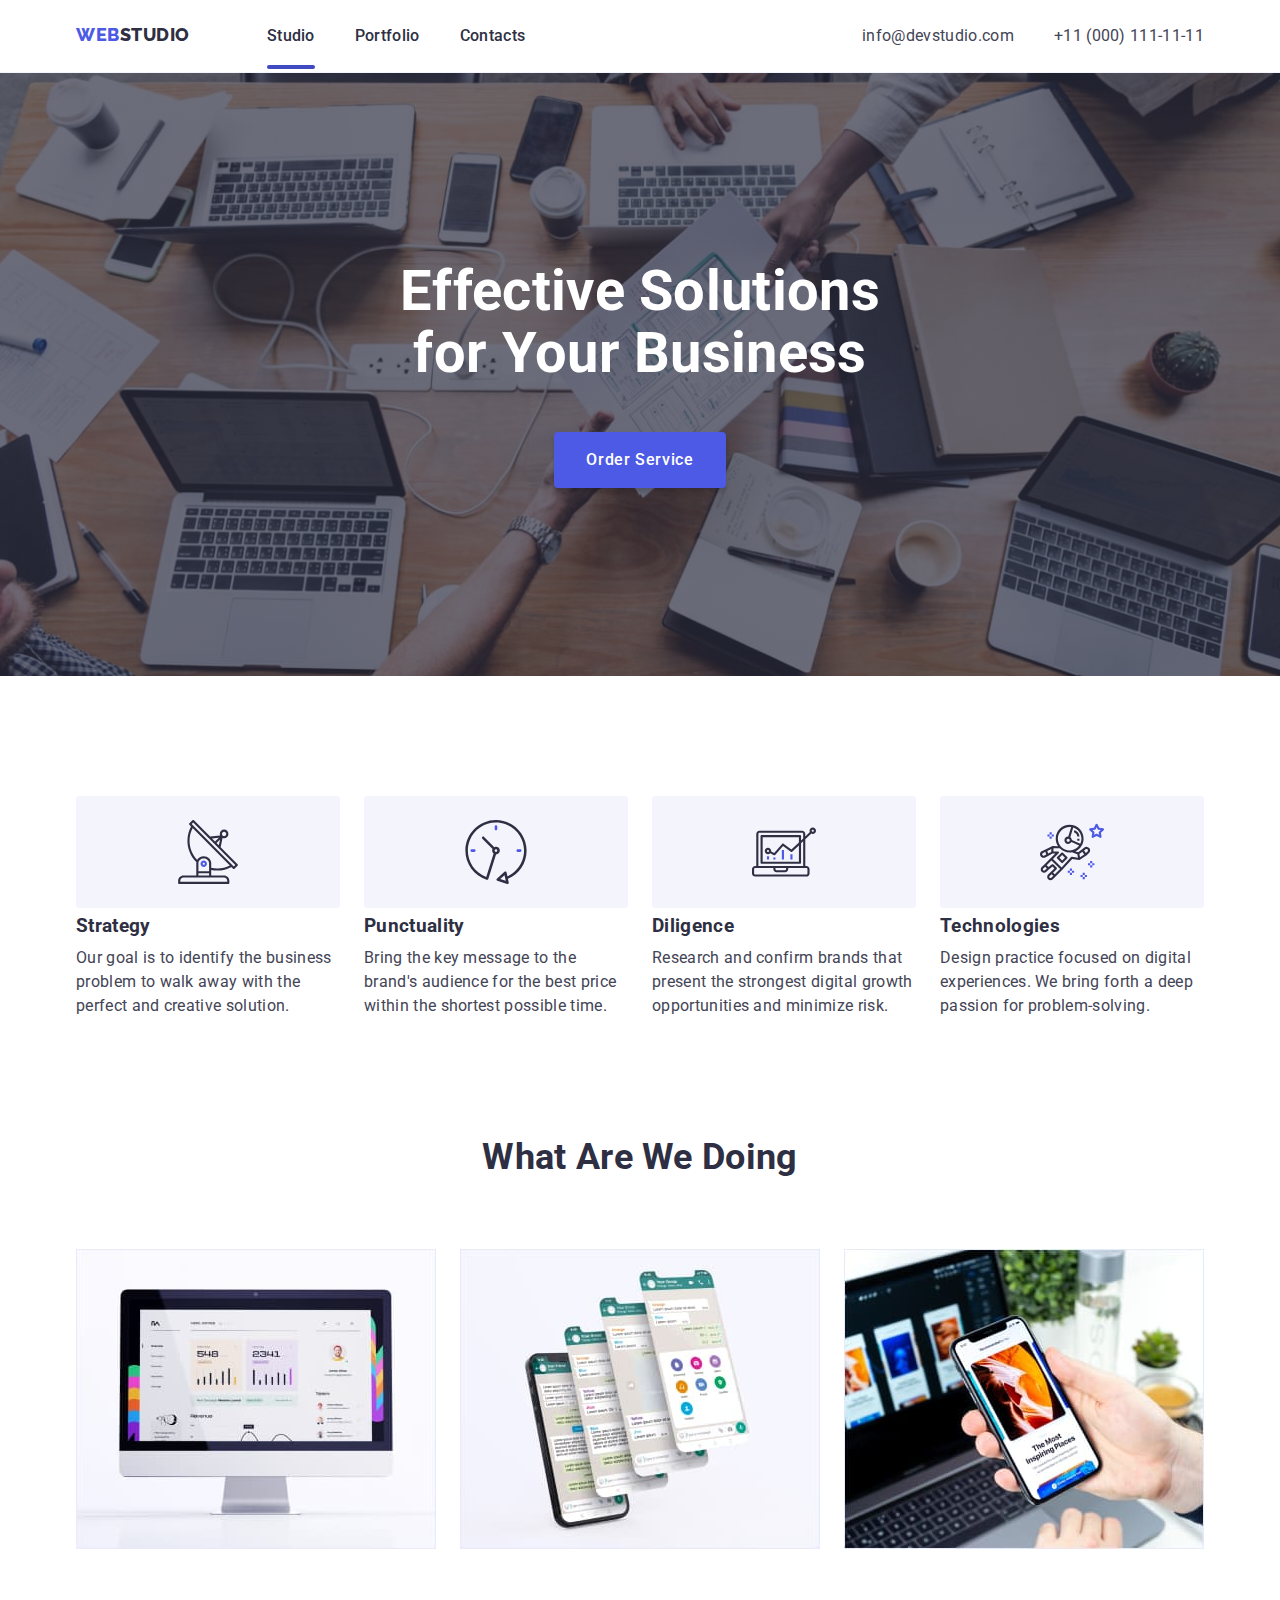
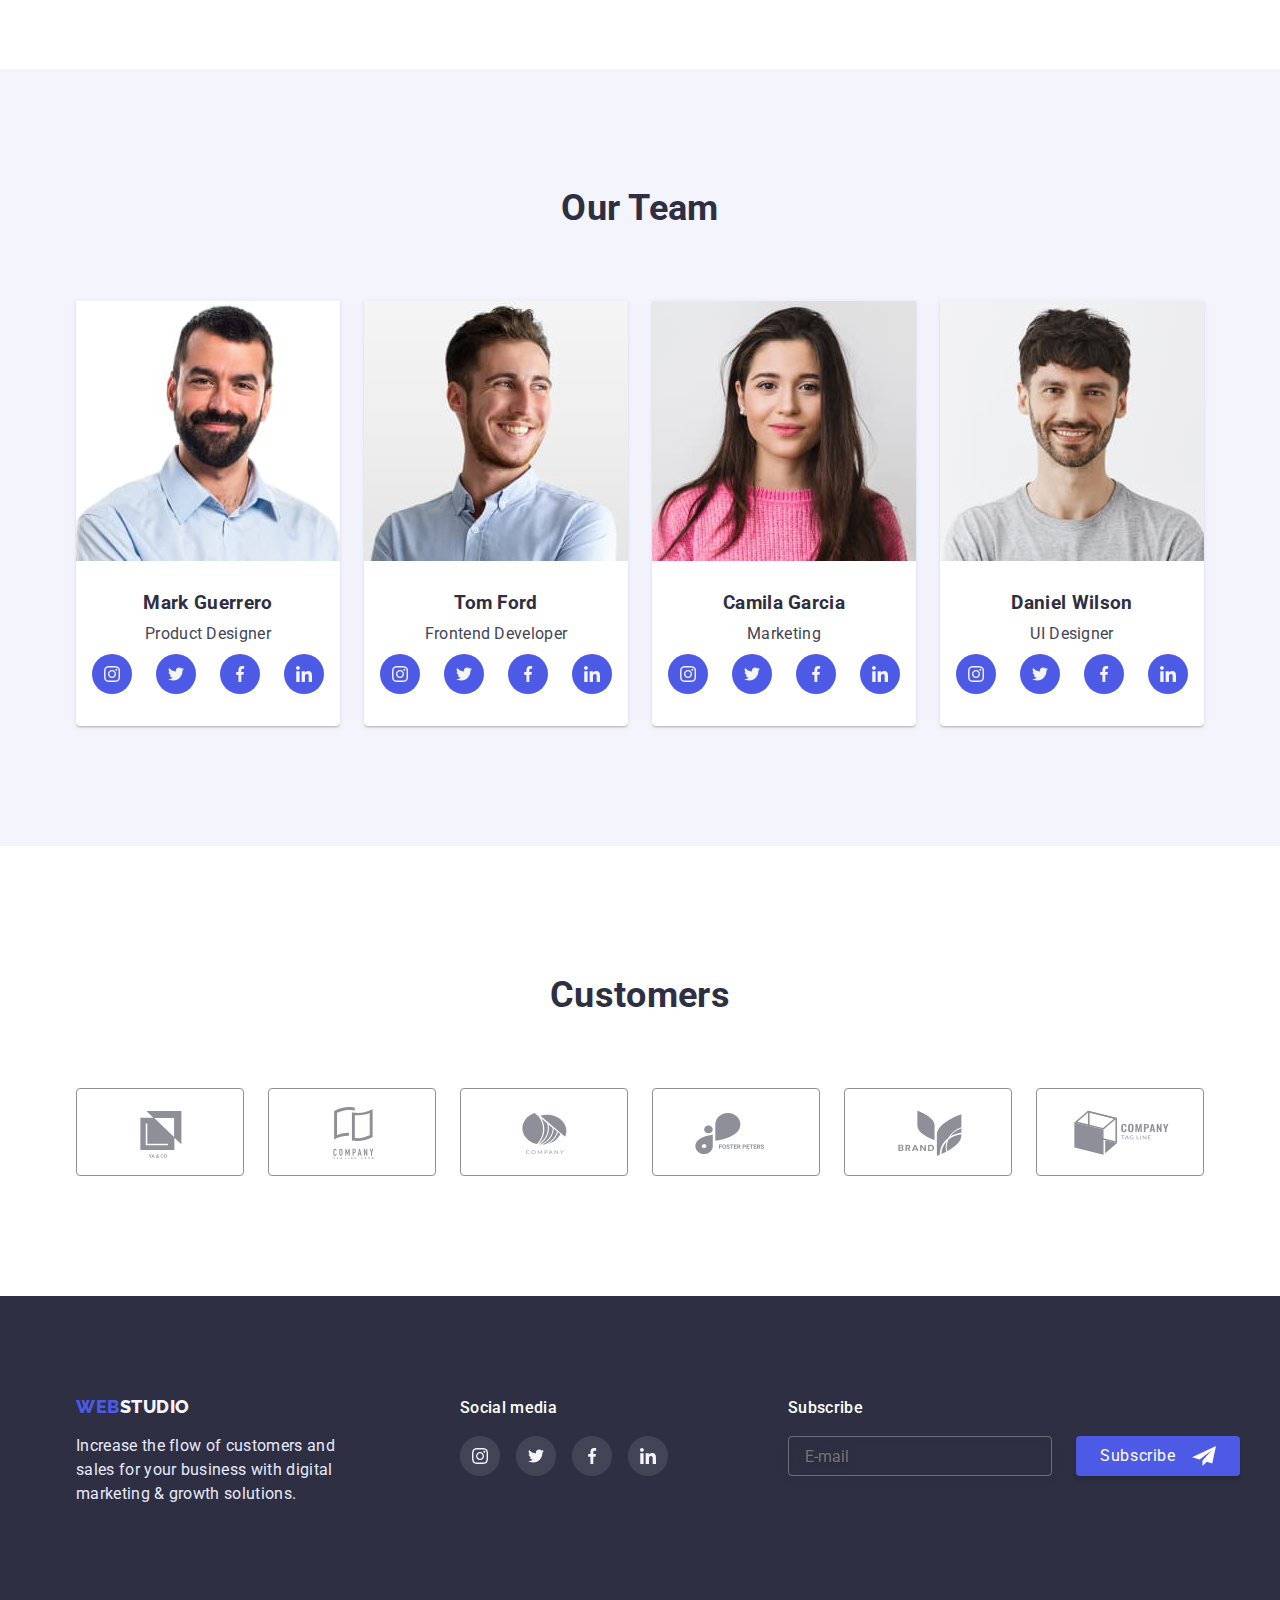
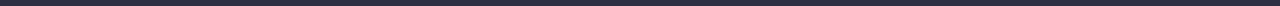
<file: index.html>
<!DOCTYPE html>
<html lang="en">
  <head>
    <meta charset="UTF-8" />
    <meta http-equiv="X-UA-Compatible" content="IE=edge" />
    <meta name="viewport" content="width=device-width, initial-scale=1.0" />
    <link rel="preconnect" href="https://fonts.googleapis.com" />
    <link rel="preconnect" href="https://fonts.gstatic.com" crossorigin />
    <link
      href="https://fonts.googleapis.com/css2?family=Raleway:wght@800&family=Roboto:wght@400;500;700;900&display=swap"
      rel="stylesheet"
    />
    <link
      rel="stylesheet"
      href="https://cdnjs.cloudflare.com/ajax/libs/modern-normalize/1.0.0/modern-normalize.min.css"
    />
    <link rel="stylesheet" href="./css/style.css" />
    <title>Effective Business</title>
  </head>
  <body>
    <!-- Шапка сторінки-->
    <header class="top-line-backgrd">
      <div class="main-page-logo container">
        <nav class="main-logo-nav">
          <a class="main-logo linknone" href="./index.html"
            ><span>Web</span>Studio</a
          >
          <ul class="main-menu-nav listnone">
            <li class="menu-nav-li">
              <a class="menu-nav linknone active-link" href="./index.html"
                >Studio</a
              >
            </li>
            <li class="menu-nav-li">
              <a class="menu-nav linknone" href="./portfolio.html">Portfolio</a>
            </li>
            <li class="menu-nav-li">
              <a class="menu-nav linknone" href="./contacts.html">Contacts</a>
            </li>
          </ul>
        </nav>
        <address class="main-add">
          <ul class="main-address listnone">
            <li class="main-add-li">
              <a class="main-mail linknone" href="mailto:info@devstudio.com"
                >info@devstudio.com</a
              >
            </li>
            <li class="main-add-li">
              <a class="main-tel linknone" href="tel:+110001111111"
                >+11 (000) 111-11-11</a
              >
            </li>
          </ul>
        </address>
      </div>
    </header>
    <!--Унікальний контент сторінки -->
    <main>
      <section class="hero background-logo-hero">
        <div class="container">
          <h1 class="hero-title">Effective Solutions for Your Business</h1>
          <button class="main-order-btn" type="button" data-modal-open>
            Order Service
          </button>
        </div>
      </section>
      <section class="under-hero-section">
        <div class="container">
          <h2 class="visually-hidden">features</h2>
          <ul class="menu-feature listnone">
            <li class="menu-future-text">
              <div class="background-futures">
                <svg class="future-list-icon" width="64" height="64">
                  <use href="./images/symbol-defs.svg#icon-antenna"></use>
                </svg>
              </div>
              <h3>Strategy</h3>
              <p>
                Our goal is to identify the business problem to walk away with
                the perfect and creative solution.
              </p>
            </li>
            <li class="menu-future-text">
              <div class="background-futures">
                <svg class="future-list-icon" width="64" height="64">
                  <use href="./images/symbol-defs.svg#icon-clock"></use>
                </svg>
              </div>
              <h3>Punctuality</h3>
              <p>
                Bring the key message to the brand's audience for the best price
                within the shortest possible time.
              </p>
            </li>
            <li class="menu-future-text">
              <div class="background-futures">
                <svg class="future-list-icon" width="64" height="64">
                  <use href="./images/symbol-defs.svg#icon-diagram"></use>
                </svg>
              </div>
              <h3>Diligence</h3>
              <p>
                Research and confirm brands that present the strongest digital
                growth opportunities and minimize risk.
              </p>
            </li>
            <li class="menu-future-text">
              <div class="background-futures">
                <svg class="future-list-icon" width="64" height="64">
                  <use href="./images/symbol-defs.svg#icon-astronaut"></use>
                </svg>
              </div>
              <h3>Technologies</h3>
              <p>
                Design practice focused on digital experiences. We bring forth a
                deep passion for problem-solving.
              </p>
            </li>
          </ul>
        </div>
      </section>
      <!--Внизу  фото робіт-->
      <section class="section">
        <div class="container">
          <h2 class="main-menu-future">What are we doing</h2>
          <ul class="menu-feature listnone">
            <li>
              <img
                src="./images/mac1.jpg"
                alt="personal computer MAC and in web app statics"
                width="360"
              />
            </li>
            <li>
              <img
                src="./images/apple2.jpg"
                alt="apple phone and in web app optimized"
                width="360"
              />
            </li>
            <li>
              <img
                src="./images/apple3.jpg"
                alt="personal computer MAC show in web statics app and apple phone who show web app"
                width="360"
              />
            </li>
          </ul>
        </div>
      </section>
      <section class="our-team-page">
        <div class="container">
          <h2 class="main-menu-team">Our Team</h2>
          <ul class="menu-feature listnone">
            <li class="team-li">
              <img
                src="./images/Team-Card-Mark-Guerrero.jpg"
                alt="Male Mark Guerrero"
                width="264"
              />
              <div class="our-team-div">
                <h3 class="our-team-name">Mark Guerrero</h3>
                <p class="our-team-about">Product Designer</p>
                <ul class="social-list listnone">
                  <li class="social-list-item">
                    <a href="#" class="social-list-link">
                      <svg class="social-list-icon" width="16" height="16">
                        <use
                          href="./images/symbol-defs.svg#icon-instagram"
                          aria-label="link for instagram"
                        ></use>
                      </svg>
                    </a>
                  </li>
                  <li class="social-list-item">
                    <a href="#" class="social-list-link">
                      <svg class="social-list-icon" width="16" height="16">
                        <use
                          href="./images/symbol-defs.svg#icon-twitter"
                          aria-label="link for instagram"
                        ></use>
                      </svg>
                    </a>
                  </li>
                  <li class="social-list-item">
                    <a href="#" class="social-list-link">
                      <svg class="social-list-icon" width="16" height="16">
                        <use
                          href="./images/symbol-defs.svg#icon-facebook"
                          aria-label="link for instagram"
                        ></use>
                      </svg>
                    </a>
                  </li>
                  <li class="social-list-item">
                    <a href="#" class="social-list-link">
                      <svg class="social-list-icon" width="16" height="16">
                        <use
                          href="./images/symbol-defs.svg#icon-linkedin"
                          aria-label="link for instagram"
                        ></use>
                      </svg>
                    </a>
                  </li>
                </ul>
              </div>
            </li>
            <li class="team-li">
              <img
                src="./images/Team-Card-Tom-Ford.jpg"
                alt="Male Tom Ford"
                width="264"
              />
              <div class="our-team-div">
                <h3 class="our-team-name">Tom Ford</h3>
                <p class="our-team-about">Frontend Developer</p>
                <ul class="social-list listnone">
                  <li class="social-list-item">
                    <a href="#" class="social-list-link">
                      <svg class="social-list-icon" width="16" height="16">
                        <use
                          href="./images/symbol-defs.svg#icon-instagram"
                          aria-label="link for instagram"
                        ></use>
                      </svg>
                    </a>
                  </li>
                  <li class="social-list-item">
                    <a href="#" class="social-list-link">
                      <svg class="social-list-icon" width="16" height="16">
                        <use
                          href="./images/symbol-defs.svg#icon-twitter"
                          aria-label="link for instagram"
                        ></use>
                      </svg>
                    </a>
                  </li>
                  <li class="social-list-item">
                    <a href="#" class="social-list-link">
                      <svg class="social-list-icon" width="16" height="16">
                        <use
                          href="./images/symbol-defs.svg#icon-facebook"
                          aria-label="link for instagram"
                        ></use>
                      </svg>
                    </a>
                  </li>
                  <li class="social-list-item">
                    <a href="#" class="social-list-link">
                      <svg class="social-list-icon" width="16" height="16">
                        <use
                          href="./images/symbol-defs.svg#icon-linkedin"
                          aria-label="link for instagram"
                        ></use>
                      </svg>
                    </a>
                  </li>
                </ul>
              </div>
            </li>
            <li class="team-li">
              <img
                src="./images/Team-Card-Camila-Garcia.jpg"
                alt="Female Camila Garcia"
                width="264"
              />
              <div class="our-team-div">
                <h3 class="our-team-name">Camila Garcia</h3>
                <p class="our-team-about">Marketing</p>
                <ul class="social-list listnone">
                  <li class="social-list-item">
                    <a href="#" class="social-list-link">
                      <svg class="social-list-icon" width="16" height="16">
                        <use
                          href="./images/symbol-defs.svg#icon-instagram"
                          aria-label="link for instagram"
                        ></use>
                      </svg>
                    </a>
                  </li>
                  <li class="social-list-item">
                    <a href="#" class="social-list-link">
                      <svg class="social-list-icon" width="16" height="16">
                        <use
                          href="./images/symbol-defs.svg#icon-twitter"
                          aria-label="link for instagram"
                        ></use>
                      </svg>
                    </a>
                  </li>
                  <li class="social-list-item">
                    <a href="#" class="social-list-link">
                      <svg class="social-list-icon" width="16" height="16">
                        <use
                          href="./images/symbol-defs.svg#icon-facebook"
                          aria-label="link for instagram"
                        ></use>
                      </svg>
                    </a>
                  </li>
                  <li class="social-list-item">
                    <a href="#" class="social-list-link">
                      <svg class="social-list-icon" width="16" height="16">
                        <use
                          href="./images/symbol-defs.svg#icon-linkedin"
                          aria-label="link for instagram"
                        ></use>
                      </svg>
                    </a>
                  </li>
                </ul>
              </div>
            </li>
            <li class="team-li">
              <img
                src="./images/Team-Card-Daniel-Wilson.jpg"
                alt="Male Daniel Wilson"
                width="264"
              />
              <div class="our-team-div">
                <h3 class="our-team-name">Daniel Wilson</h3>
                <p class="our-team-about">UI Designer</p>
                <ul class="social-list listnone">
                  <li class="social-list-item">
                    <a href="#" class="social-list-link">
                      <svg class="social-list-icon" width="16" height="16">
                        <use
                          href="./images/symbol-defs.svg#icon-instagram"
                          aria-label="link for instagram"
                        ></use>
                      </svg>
                    </a>
                  </li>
                  <li class="social-list-item">
                    <a href="#" class="social-list-link">
                      <svg class="social-list-icon" width="16" height="16">
                        <use
                          href="./images/symbol-defs.svg#icon-twitter"
                          aria-label="link for twitter"
                        ></use>
                      </svg>
                    </a>
                  </li>
                  <li class="social-list-item">
                    <a href="#" class="social-list-link">
                      <svg class="social-list-icon" width="16" height="16">
                        <use
                          href="./images/symbol-defs.svg#icon-facebook"
                          aria-label="link for facebook"
                        ></use>
                      </svg>
                    </a>
                  </li>
                  <li class="social-list-item">
                    <a href="#" class="social-list-link">
                      <svg class="social-list-icon" width="16" height="16">
                        <use
                          href="./images/symbol-defs.svg#icon-linkedin"
                          aria-label="link for linkedin"
                        ></use>
                      </svg>
                    </a>
                  </li>
                </ul>
              </div>
            </li>
          </ul>
        </div>
      </section>
      <section class="above-footer section">
        <div class="container">
          <h2 class="title-customers">Customers</h2>
          <ul class="customers-list listnone">
            <li>
              <a href="#" class="customers-list-link">
                <svg class="customers-list-icon" width="104" height="56">
                  <use
                    href="./images/symbol-defs.svg#icon-yaco"
                    aria-label="link for yaco corp."
                  ></use>
                </svg>
              </a>
            </li>
            <li>
              <a href="#" class="customers-list-link">
                <svg class="customers-list-icon" width="104" height="56">
                  <use
                    href="./images/symbol-defs.svg#icon-taglineco"
                    aria-label="link for taglineco corp."
                  ></use>
                </svg>
              </a>
            </li>
            <li>
              <a href="#" class="customers-list-link">
                <svg class="customers-list-icon" width="104" height="56">
                  <use
                    href="./images/symbol-defs.svg#icon-co"
                    aria-label="link for co corp."
                  ></use>
                </svg>
              </a>
            </li>
            <li>
              <a href="#" class="customers-list-link">
                <svg class="customers-list-icon" width="104" height="56">
                  <use
                    href="./images/symbol-defs.svg#icon-foster-peters"
                    aria-label="link for foster-peters corp."
                  ></use>
                </svg>
              </a>
            </li>
            <li>
              <a href="#" class="customers-list-link">
                <svg class="customers-list-icon" width="104" height="56">
                  <use
                    href="./images/symbol-defs.svg#icon-brand"
                    aria-label="link for brand corp."
                  ></use>
                </svg>
              </a>
            </li>
            <li>
              <a href="#" class="customers-list-link">
                <svg class="customers-list-icon" width="104" height="56">
                  <use
                    href="./images/symbol-defs.svg#icon-cotagline"
                    aria-label="link for cotagline corp."
                  ></use>
                </svg>
              </a>
            </li>
          </ul>
        </div>
      </section>
    </main>
    <!--Підвал сторінки-->
    <footer class="background-logo-footer">
      <div class="container">
        <ul class="footer-menu listnone">
          <li>
            <a class="main-footer-logo linknone" href="./index.html">
              <span>Web</span>Studio</a
            >
            <p class="text-footer-logo">
              Increase the flow of customers and sales for your business with
              digital marketing & growth solutions.
            </p>
          </li>
          <li>
            <p class="text-footer-social">Social media</p>
            <ul class="social-footer-list listnone">
              <li class="social-footer-list-item">
                <a href="#" class="social-footer-list-link">
                  <svg class="social-footer-list-icon" width="16" height="16">
                    <use
                      href="./images/symbol-defs.svg#icon-instagram"
                      aria-label="link for twitter"
                    ></use>
                  </svg>
                </a>
              </li>
              <li class="social-footer-list-item">
                <a href="#" class="social-footer-list-link">
                  <svg class="social-footer-list-icon" width="16" height="16">
                    <use
                      href="./images/symbol-defs.svg#icon-twitter"
                      aria-label="link for twitter"
                    ></use>
                  </svg>
                </a>
              </li>
              <li class="social-footer-list-item">
                <a href="#" class="social-footer-list-link">
                  <svg class="social-footer-list-icon" width="16" height="16">
                    <use
                      href="./images/symbol-defs.svg#icon-facebook"
                      aria-label="link for facebook"
                    ></use>
                  </svg>
                </a>
              </li>
              <li class="social-footer-list-item">
                <a href="#" class="social-footer-list-link">
                  <svg class="social-footer-list-icon" width="16" height="16">
                    <use
                      href="./images/symbol-defs.svg#icon-linkedin"
                      aria-label="link for linkedin"
                    ></use>
                  </svg>
                </a>
              </li>
            </ul>
          </li>
          <li>
            <form>
              <p class="text-footer-social">Subscribe</p>
              <ul class="footer-subscribe listnone">
                <li>
                  <label>
                    <input
                      type="email"
                      class="contact-form-input-footer"
                      placeholder="E-mail"
                      name="user_email_subscribe"
                      required
                      minlength="2"
                    />
                  </label>
                </li>
                <li>
                  <button class="footer-subscribe-btn" type="submit">
                    Subscribe
                    <svg class="footer-subscribe-plane" width="24" height="24">
                      <use href="./images/symbol-defs.svg#icon-plane"></use>
                    </svg>
                  </button>
                </li>
              </ul>
            </form>
          </li>
        </ul>
      </div>
    </footer>
    <div class="backdrop is-hidden" data-modal>
      <div class="modal">
        <button class="btn-closed" type="button" data-modal-close>
          <svg class="modal-close-btn-icon" width="18" height="18">
            <use href="./images/symbol-defs.svg#icon-close-black-btn"></use>
          </svg>
        </button>
        <form class="contact-form">
          <p class="modal-head-text">
            Leave your contacts and we will call you back
          </p>

          <label
            ><span class="modal-input">Name</span>
            <span class="modal-form-wrapper">
              <input
                type="text"
                class="contact-form-input"
                placeholder=""
                name="user_name"
                required
                minlength="2"
                pattern="^[a-zA-Zа-яА-ЯіІїЇ]+$"
                title="Vanya/Ваня"
              />
              <svg class="modal-form-icon" width="18" height="24">
                <use href="./images/symbol-defs.svg#icon-person"></use>
              </svg>
            </span>
          </label>

          <label
            ><span class="modal-input">Phone</span>
            <span class="modal-form-wrapper">
              <input
                type="tel"
                class="contact-form-input"
                placeholder=""
                name="user_phone"
                required
                minlength="2"
                pattern="[0-9]{3}-[0-9]{3}-[0-9]{2}-[0-9]{2}"
                title="xxx-xxx-xx-xx"
              />
              <svg class="modal-form-icon" width="18" height="24">
                <use href="./images/symbol-defs.svg#icon-phone"></use>
              </svg>
            </span>
          </label>

          <label
            ><span class="modal-input">Email</span>
            <span class="modal-form-wrapper">
              <input
                type="email"
                class="contact-form-input"
                placeholder=""
                name="user_email"
                required
                minlength="2"
              />
              <svg class="modal-form-icon" width="18" height="24">
                <use href="./images/symbol-defs.svg#icon-email"></use>
              </svg>
            </span>
          </label>

          <label
            ><span class="modal-input">Comment</span>
            <textarea
              placeholder="Text input"
              name="user_message"
              class="contact-form-message"
            ></textarea>
          </label>
          <input
            id="user-policy"
            type="checkbox"
            name="user_policy"
            required
            class="modal-form-check visually-hidden"
          />
          <label for="user-policy" class="modal-form-check-desc"
            >I accept the terms and conditions of the&nbsp;<a href="#"
              >Privacy Policy</a
            ></label
          >
          <div class="contact-form-btn">
            <button class="modal-order-btn" type="submit">Send</button>
          </div>
        </form>
      </div>
    </div>
    <script src="./js/modal.js"></script>
  </body>
</html>
</file>
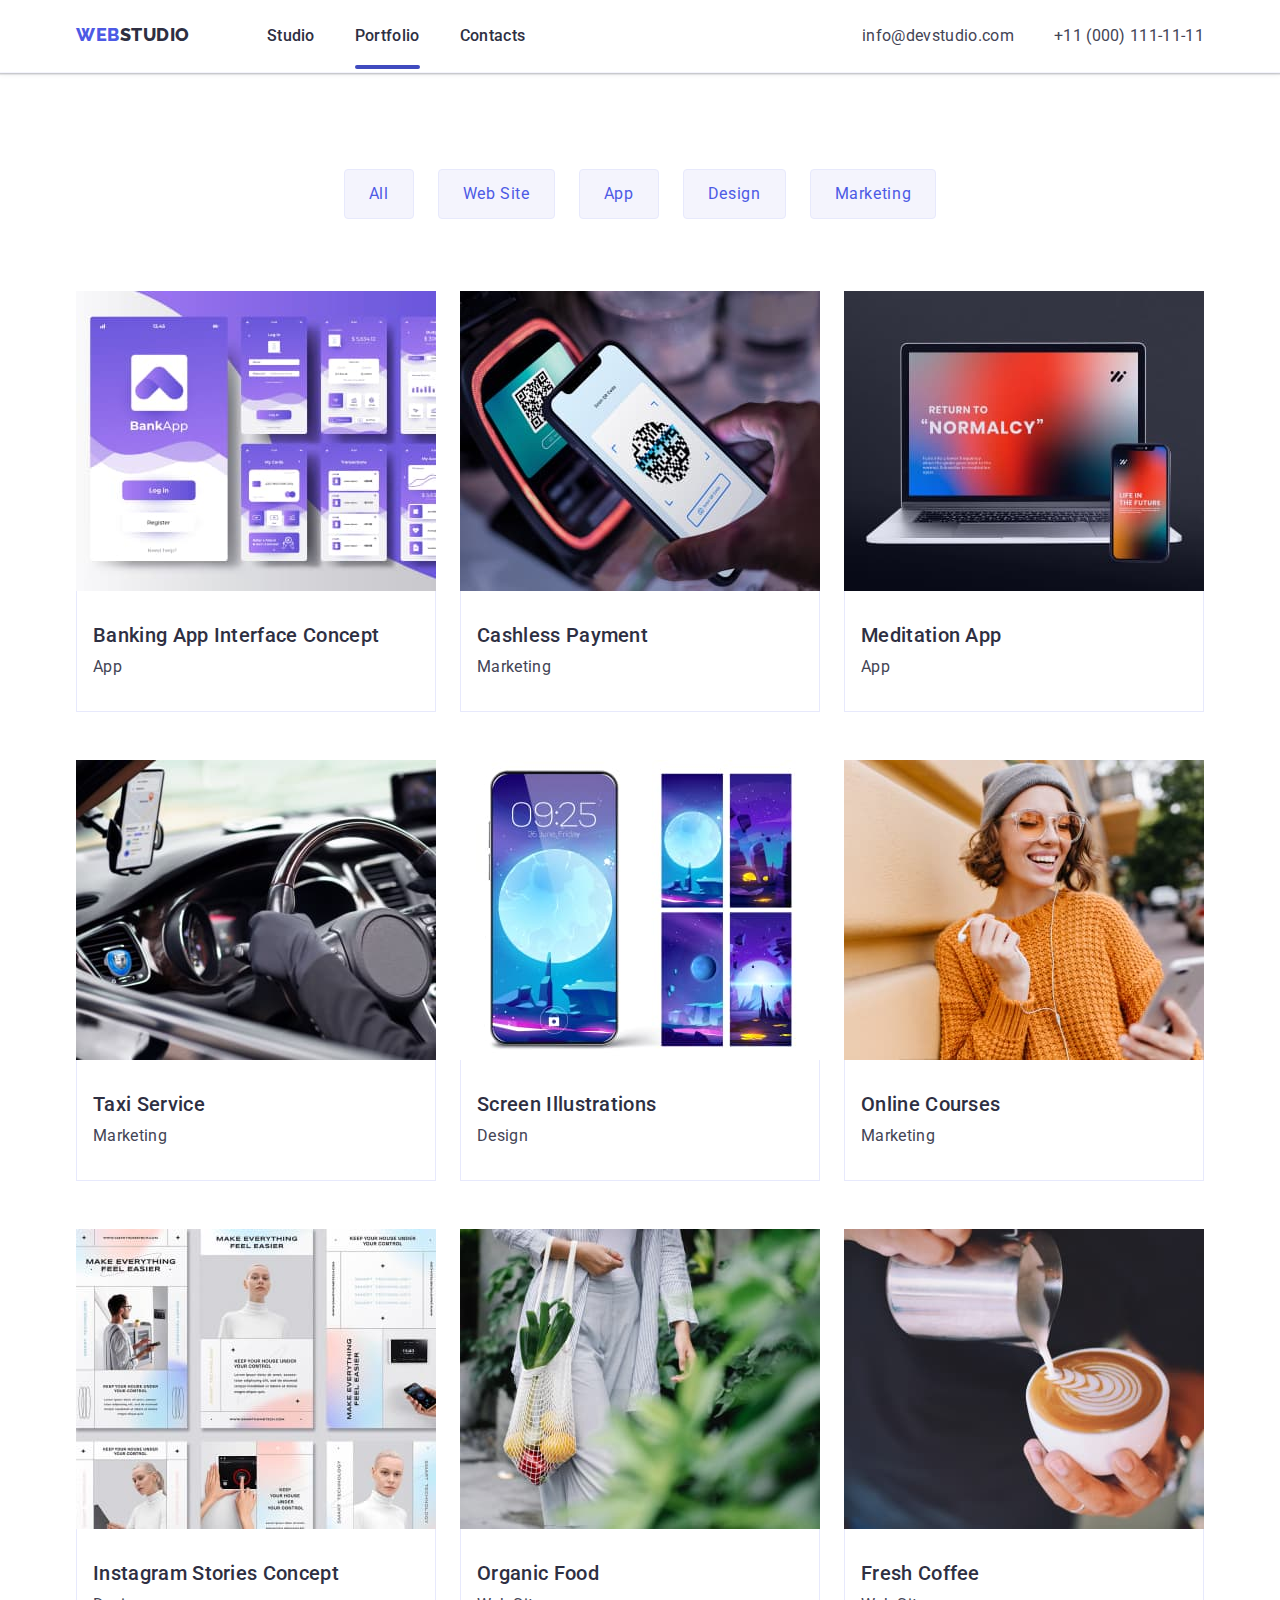
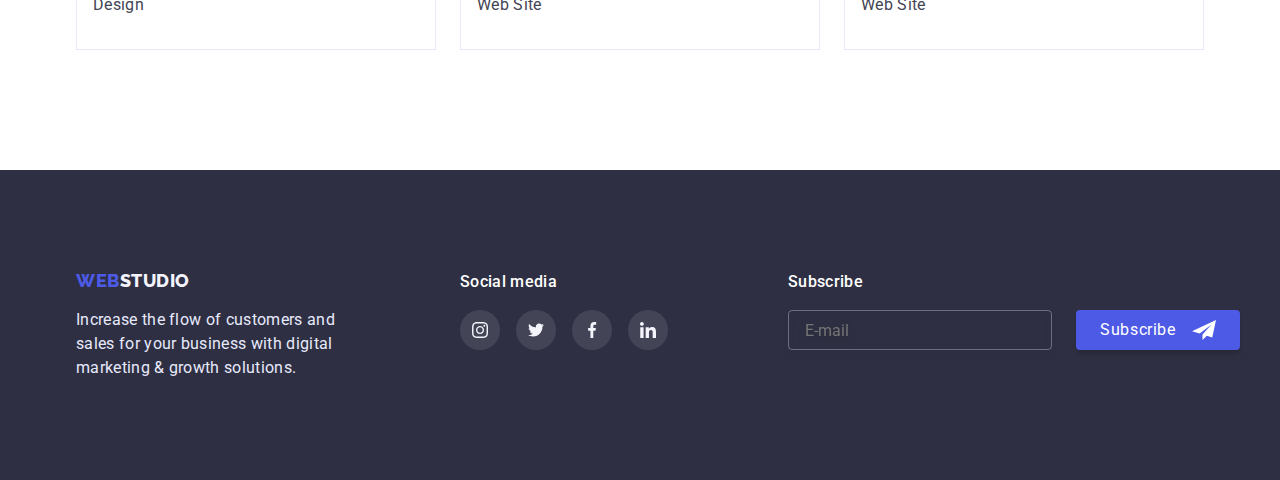
<file: portfolio.html>
<!DOCTYPE html>
<html lang="en">
  <head>
    <meta charset="UTF-8" />
    <meta http-equiv="X-UA-Compatible" content="IE=edge" />
    <meta name="viewport" content="width=device-width, initial-scale=1.0" />
    <link rel="preconnect" href="https://fonts.googleapis.com" />
    <link rel="preconnect" href="https://fonts.gstatic.com" crossorigin />
    <link
      href="https://fonts.googleapis.com/css2?family=Raleway:wght@800&family=Roboto:wght@400;500;700;900&display=swap"
      rel="stylesheet"
    />
    <link
      rel="stylesheet"
      href="https://cdnjs.cloudflare.com/ajax/libs/modern-normalize/1.0.0/modern-normalize.min.css"
    />
    <link rel="stylesheet" href="./css/style.css" />
    <title>Portfolio</title>
  </head>
  <body>
    <header class="top-line-backgrd">
      <div class="main-page-logo container">
        <nav class="main-logo-nav">
          <a class="main-logo linknone" href="./index.html"
            ><span>Web</span>Studio</a
          >
          <ul class="main-menu-nav listnone">
            <li class="menu-nav-li">
              <a class="menu-nav linknone" href="./index.html">Studio</a>
            </li>
            <li class="menu-nav-li">
              <a class="menu-nav linknone active-link" href="./portfolio.html"
                >Portfolio</a
              >
            </li>
            <li class="menu-nav-li">
              <a class="menu-nav linknone" href="./contacts.html">Contacts</a>
            </li>
          </ul>
        </nav>
        <address class="main-add">
          <ul class="main-address listnone">
            <li class="main-add-li">
              <a class="main-mail linknone" href="mailto:info@devstudio.com"
                >info@devstudio.com</a
              >
            </li>
            <li class="main-add-li">
              <a class="main-tel linknone" href="tel:+110001111111"
                >+11 (000) 111-11-11</a
              >
            </li>
          </ul>
        </address>
      </div>
    </header>
    <main>
      <!--1-ША СЕКЦІЯ тип тагів в майбутньому вони будуть закріплені до фото (типу фільтра)-->
      <section class="filtr-portfolio section">
        <div class="container">
          <h1 hidden>portfolio</h1>
          <ul class="menu-btn-portfolio listnone">
            <li class="portfolio-li">
              <button class="btn-portfolio" type="button">All</button>
            </li>
            <li class="portfolio-li">
              <button class="btn-portfolio" type="button">Web Site</button>
            </li>
            <li class="portfolio-li">
              <button class="btn-portfolio" type="button">App</button>
            </li>
            <li class="portfolio-li">
              <button class="btn-portfolio" type="button">Design</button>
            </li>
            <li class="portfolio-li">
              <button class="btn-portfolio" type="button">Marketing</button>
            </li>
          </ul>
          <ul class="menu-feature-portfolio listnone">
            <li class="li-item">
              <a href="" class="menu-filter-link linknone">
                <div class="menu-filter-box">
                  <img
                    src="./images/Banking-App-Interface-Concept.jpg"
                    alt="Banking App Interface Concept"
                    width="360"
                  />
                  <div class="overlay">
                    <p>
                      14 Stylish and User-Friendly App Design Concepts · Task
                      Manager App · Calorie Tracker App · Exotic Fruit Ecommerce
                      App · Cloud Storage App
                    </p>
                  </div>
                </div>
                <div class="menu-filter-div">
                  <h2 class="menu-filter">Banking App Interface Concept</h2>
                  <p class="menu-text">App</p>
                </div>
              </a>
            </li>
            <li class="li-item">
              <a href="" class="menu-filter-link linknone">
                <div class="menu-filter-box">
                  <img
                    src="./images/Cashless-Payment.jpg"
                    alt="Cashless Payment"
                    width="360"
                  />
                  <div class="overlay">
                    <p>
                      14 Stylish and User-Friendly App Design Concepts · Task
                      Manager App · Calorie Tracker App · Exotic Fruit Ecommerce
                      App · Cloud Storage App
                    </p>
                  </div>
                </div>
                <div class="menu-filter-div">
                  <h2 class="menu-filter">Cashless Payment</h2>
                  <p class="menu-text">Marketing</p>
                </div>
              </a>
            </li>
            <li class="li-item">
              <a href="" class="menu-filter-link linknone">
                <div class="menu-filter-box">
                  <img
                    src="./images/Meditaion-App.jpg"
                    alt="Meditation App"
                    width="360"
                  />
                  <div class="overlay">
                    <p>
                      14 Stylish and User-Friendly App Design Concepts · Task
                      Manager App · Calorie Tracker App · Exotic Fruit Ecommerce
                      App · Cloud Storage App
                    </p>
                  </div>
                </div>
                <div class="menu-filter-div">
                  <h2 class="menu-filter">Meditation App</h2>
                  <p class="menu-text">App</p>
                </div>
              </a>
            </li>
            <li class="li-item">
              <a href="" class="menu-filter-link linknone">
                <div class="menu-filter-box">
                  <img
                    src="./images/Taxi-Service.jpg"
                    alt="Driver who look page in maps our search customers"
                    width="360"
                  />
                  <div class="overlay">
                    <p>
                      14 Stylish and User-Friendly App Design Concepts · Task
                      Manager App · Calorie Tracker App · Exotic Fruit Ecommerce
                      App · Cloud Storage App
                    </p>
                  </div>
                </div>
                <div class="menu-filter-div">
                  <h2 class="menu-filter">Taxi Service</h2>
                  <p class="menu-text">Marketing</p>
                </div>
              </a>
            </li>
            <li class="li-item">
              <a href="" class="menu-filter-link linknone">
                <div class="menu-filter-box">
                  <img
                    src="./images/Screen-Illustrations.jpg"
                    alt="Screen Illustrations"
                    width="360"
                  />
                  <div class="overlay">
                    <p>
                      14 Stylish and User-Friendly App Design Concepts · Task
                      Manager App · Calorie Tracker App · Exotic Fruit Ecommerce
                      App · Cloud Storage App
                    </p>
                  </div>
                </div>
                <div class="menu-filter-div">
                  <h2 class="menu-filter">Screen Illustrations</h2>
                  <p class="menu-text">Design</p>
                </div>
              </a>
            </li>
            <li class="li-item">
              <a href="" class="menu-filter-link linknone">
                <div class="menu-filter-box">
                  <img
                    src="./images/Online-Courses.jpg"
                    alt="Female holds phone and listens in headphones"
                    width="360"
                  />
                  <div class="overlay">
                    <p>
                      14 Stylish and User-Friendly App Design Concepts · Task
                      Manager App · Calorie Tracker App · Exotic Fruit Ecommerce
                      App · Cloud Storage App
                    </p>
                  </div>
                </div>
                <div class="menu-filter-div">
                  <h2 class="menu-filter">Online Courses</h2>
                  <p class="menu-text">Marketing</p>
                </div>
              </a>
            </li>
            <li class="li-item">
              <a href="" class="menu-filter-link linknone">
                <div class="menu-filter-box">
                  <img
                    src="./images/Instagram-Stories-Concept.jpg"
                    alt="Instagram Stories Concept"
                    width="360"
                  />
                  <div class="overlay">
                    <p>
                      14 Stylish and User-Friendly App Design Concepts · Task
                      Manager App · Calorie Tracker App · Exotic Fruit Ecommerce
                      App · Cloud Storage App
                    </p>
                  </div>
                </div>
                <div class="menu-filter-div">
                  <h2 class="menu-filter">Instagram Stories Concept</h2>
                  <p class="menu-text">Design</p>
                </div>
              </a>
            </li>
            <li class="li-item">
              <a href="" class="menu-filter-link linknone">
                <div class="menu-filter-box">
                  <img
                    src="./images/Organic-Food.jpg"
                    alt="(baground photo)Female hold mesh bag vegetables inside"
                    width="360"
                  />
                  <div class="overlay">
                    <p>
                      14 Stylish and User-Friendly App Design Concepts · Task
                      Manager App · Calorie Tracker App · Exotic Fruit Ecommerce
                      App · Cloud Storage App
                    </p>
                  </div>
                </div>
                <div class="menu-filter-div">
                  <h2 class="menu-filter">Organic Food</h2>
                  <p class="menu-text">Web Site</p>
                </div>
              </a>
            </li>
            <li class="li-item">
              <a href="" class="menu-filter-link linknone">
                <div class="menu-filter-box">
                  <img
                    src="./images/Fresh-Coffee.jpg"
                    alt="(baground photo)Barista making coffee"
                    width="360"
                  />
                  <div class="overlay">
                    <p>
                      14 Stylish and User-Friendly App Design Concepts · Task
                      Manager App · Calorie Tracker App · Exotic Fruit Ecommerce
                      App · Cloud Storage App
                    </p>
                  </div>
                </div>
                <div class="menu-filter-div">
                  <h2 class="menu-filter">Fresh Coffee</h2>
                  <p class="menu-text">Web Site</p>
                </div>
              </a>
            </li>
          </ul>
        </div>
      </section>
    </main>
    <!--Підвал сторінки-->
    <footer class="background-logo-footer">
      <div class="container">
        <ul class="footer-menu listnone">
          <li>
            <a class="main-footer-logo linknone" href="./index.html">
              <span>Web</span>Studio</a
            >
            <p class="text-footer-logo">
              Increase the flow of customers and sales for your business with
              digital marketing & growth solutions.
            </p>
          </li>
          <li>
            <p class="text-footer-social">Social media</p>
            <ul class="social-footer-list listnone">
              <li class="social-footer-list-item">
                <a href="#" class="social-footer-list-link">
                  <svg class="social-footer-list-icon" width="16" height="16">
                    <use
                      href="./images/symbol-defs.svg#icon-instagram"
                      aria-label="link for twitter"
                    ></use>
                  </svg>
                </a>
              </li>
              <li class="social-footer-list-item">
                <a href="#" class="social-footer-list-link">
                  <svg class="social-footer-list-icon" width="16" height="16">
                    <use
                      href="./images/symbol-defs.svg#icon-twitter"
                      aria-label="link for twitter"
                    ></use>
                  </svg>
                </a>
              </li>
              <li class="social-footer-list-item">
                <a href="#" class="social-footer-list-link">
                  <svg class="social-footer-list-icon" width="16" height="16">
                    <use
                      href="./images/symbol-defs.svg#icon-facebook"
                      aria-label="link for facebook"
                    ></use>
                  </svg>
                </a>
              </li>
              <li class="social-footer-list-item">
                <a href="#" class="social-footer-list-link">
                  <svg class="social-footer-list-icon" width="16" height="16">
                    <use
                      href="./images/symbol-defs.svg#icon-linkedin"
                      aria-label="link for linkedin"
                    ></use>
                  </svg>
                </a>
              </li>
            </ul>
          </li>
          <li>
            <form>
              <p class="text-footer-social">Subscribe</p>
              <ul class="footer-subscribe listnone">
                <li>
                  <label>
                    <input
                      type="email"
                      class="contact-form-input-footer"
                      placeholder="E-mail"
                      name="user_email_subscribe"
                      required
                      minlength="2"
                    />
                  </label>
                </li>
                <li>
                  <button class="footer-subscribe-btn" type="submit">
                    Subscribe
                    <svg class="footer-subscribe-plane" width="24" height="24">
                      <use href="./images/symbol-defs.svg#icon-plane"></use>
                    </svg>
                  </button>
                </li>
              </ul>
            </form>
          </li>
        </ul>
      </div>
    </footer>
  </body>
</html>
</file>
<file: css/style.css>
/* #4d5ae5 - головний колір бренду і 1-ї кнопки (на мою думку)
#434455 - колір тексту абзаців
#2e2f42 - колір хедерів з h2...
#404bbf - колір кнопок при ховері OCEAN
#E7E9FC - колір фон кнопок (радіо кнопок/фільтру)
#ffffff - колір 1-го h1
#f4f4fd - лого футера кінця
#e7e9fc - колір абзацу футера */
:root {
  --brand-logo-color: #4d5ae5;
  --textp-color: #434455;
  --text-headersecond-color: #2e2f42;
  --hover-btn-portfolio-color: #404bbf;
  --hover-btn-portf-backgrd-color: ##e7e9fc;
  --text-header-first-color: #ffffff;
  --footer-logo-color: #f4f4fd;
  --footer-text-color: #e7e9fc;
  --border-customers: #8e8f99;
  --no-active-footer-social: rgba(255, 255, 255, 0.1);
  --active-footer-social: #31d0aa;
  --background-modal: #fcfcfc;

  /* NAVY BLUE modal */
  --modal-background-color: rgba(46, 47, 66, 0.4);
}

body {
  font-family: 'Roboto', Times New Roman, sans-serif;
  letter-spacing: 0.02em;
  color: var(--textp-color);
}

body.overflow {
  overflow: hidden;
}

img {
  display: block;
}

.background-logo-hero {
  max-width: 1440px;
  margin: 0 auto;
  background-color: var(--text-headersecond-color);
  background-image: linear-gradient(
      rgba(46, 47, 66, 0.7),
      rgba(46, 47, 66, 0.7)
    ),
    url(../images/people-office-hero.jpg);
  background-repeat: no-repeat;
  background-size: cover;
  background-position: center;
}

button {
  font-family: inherit;
  font-size: 16px;
  line-height: 1.5;
  letter-spacing: 0.04em;
}

h2,
h3 {
  margin-top: 0;
  margin-bottom: 8px;

  color: var(--text-headersecond-color);
}

p {
  margin-top: 0;
  margin-bottom: 0;

  font-size: 16px;
  line-height: 1.5;
}

h2 {
  font-size: 36px;
  line-height: 1.1;
  text-align: center;
  text-transform: capitalize;
}

.menu-filter {
  margin-bottom: 8px;

  font-weight: 500;
  font-size: 20px;
  line-height: 1.2;
}

.menu-filter-div {
  padding-top: 32px;
  padding-bottom: 32px;
  padding-left: 16px;

  border: 1px solid var(--footer-text-color);
  border-top: none;
}

.menu-filter,
.menu-text {
  text-align: left;
}

.listnone {
  list-style: none;
  padding: 0;
  margin: 0;
}

.linknone {
  text-decoration: none;
}

.visually-hidden {
  position: absolute;
  width: 1px;
  height: 1px;
  margin: -1px;
  padding: 0;
  overflow: hidden;
  border: 0;
  clip: rect(0 0 0 0);
}
/* ==========main-HEADER====================== */
.hero-title {
  margin-top: 0;
  margin-bottom: 48px;
  width: 496px;
  margin-left: auto;
  margin-right: auto;

  font-size: 56px;
  line-height: 1.1;
  color: var(--text-header-first-color);
}

.main-page-logo,
.main-logo-nav {
  display: flex;
}

.main-page-logo {
  align-items: center;
  padding-top: 24px;
  padding-bottom: 24px;
}

.hero {
  text-align: center;

  padding-top: 188px;
  padding-bottom: 188px;
}

.under-hero-section {
  padding-top: 120px;
  padding-bottom: 120px;
}

.container {
  margin-left: auto;
  margin-right: auto;
  padding-left: 15px;
  padding-right: 15px;

  width: 1158px;
  /* outline: 2px solid tomato;
  background-color: green; */
}

.section {
  padding-bottom: 120px;

  /* background-color: #404bbf; */
  text-align: center;
}

.top-line-backgrd {
  background-color: var(--text-header-first-color);
  border-bottom: 1px solid var(--footer-logo-color);
  box-shadow: 0px 2px 1px rgba(46, 47, 66, 0.08),
    0px 1px 1px rgba(46, 47, 66, 0.16), 0px 1px 6px rgba(46, 47, 66, 0.08);
}

.main-logo {
  font-family: 'Raleway', sans-serif;
  font-weight: 800;
  font-size: 18px;
  line-height: 1.2;
  letter-spacing: 0.03em;
  text-transform: uppercase;
  color: var(--text-headersecond-color);
}

.main-logo > span {
  width: 44px;
  height: 24px;
  font-family: 'Raleway', sans-serif;
  font-weight: 800;
  font-size: 18px;
  line-height: 1.2;
  letter-spacing: 0.03em;
  text-transform: uppercase;
  color: var(--brand-logo-color);
}

.main-menu-nav {
  display: flex;

  margin-left: 77px;
}

.main-menu-nav .menu-nav-li + .menu-nav-li {
  margin-left: 40px;
}

.menu-nav {
  color: var(--text-headersecond-color);
  font-weight: 500;
  font-size: 16px;
  line-height: 1.5;
  padding-bottom: 24px;

  transition: color 250ms cubic-bezier(0.4, 0, 0.2, 1);
}

.active-link {
  position: relative;
}

.active-link::after {
  position: absolute;
  content: '';
  display: block;
  width: 100%;
  height: 4px;
  left: 0;
  bottom: 0;
  background: var(--hover-btn-portfolio-color);
  border-radius: 2px;
}

.menu-nav:hover,
.menu-nav:focus {
  color: var(--hover-btn-portfolio-color);
}

.main-add {
  font-style: normal;
  margin-left: auto;
}

.main-address {
  display: flex;
}

.main-address .main-add-li + .main-add-li {
  margin-left: 40px;
}

.main-mail {
  font-weight: 400;
  font-size: 16px;
  line-height: 1.5;
  color: var(--textp-color);

  transition: color 250ms cubic-bezier(0.4, 0, 0.2, 1);
}

.main-mail:hover,
.main-mail:focus {
  color: var(--hover-btn-portfolio-color);
}

.main-tel {
  font-weight: 400;
  font-size: 16px;
  line-height: 1.5;
  color: var(--textp-color);

  transition: color 250ms cubic-bezier(0.4, 0, 0.2, 1);
}

.main-tel:hover,
.main-tel:focus {
  color: var(--brand-logo-color);
}

/* ==========section1-index===================== */
.background-futures {
  display: flex;
  justify-content: center;
  align-items: center;
  margin-bottom: 8px;
  width: 264px;
  height: 112px;
  background-color: var(--footer-logo-color);
  border-radius: 4px;
}

.main-menu-future,
.main-menu-team {
  margin-top: 0;
  margin-bottom: 72px;
}
.main-order-btn {
  font-weight: 500;
  font-size: 16px;
  line-height: 1.5;
  letter-spacing: 0.04em;
  color: var(--text-header-first-color);
  background: var(--brand-logo-color);
  box-shadow: 0px 4px 4px rgba(0, 0, 0, 0.15);
  border-radius: 4px;
  display: inline-block;

  border: none;
  padding: 16px 32px;
  cursor: pointer;

  transition: background 250ms cubic-bezier(0.4, 0, 0.2, 1);
}

.main-order-btn:hover,
.main-order-btn:focus {
  background: var(--hover-btn-portfolio-color);
  box-shadow: 0px 4px 4px rgba(0, 0, 0, 0.15);
  border-radius: 4px;
}

/* --------our team------ */
.team-li {
  box-shadow: 0px 1px 6px rgba(46, 47, 66, 0.08),
    0px 1px 1px rgba(46, 47, 66, 0.16), 0px 2px 1px rgba(46, 47, 66, 0.08);
  border-radius: 0px 0px 4px 4px;
  background-color: var(--text-header-first-color);
}

.our-team-div {
  padding-top: 32px;
  padding-bottom: 32px;
}

.our-team-about {
  margin-bottom: 8px;
}

.social-list-link {
  height: 40px;
  width: 40px;
  background-color: var(--brand-logo-color);
  border-radius: 50%;
  display: flex;
  align-items: center;
  justify-content: center;

  transition: background-color 250ms cubic-bezier(0.4, 0, 0.2, 1);
}

.social-list-link:hover,
.social-list-link:focus {
  background-color: var(--hover-btn-portfolio-color);
}
.social-list {
  display: flex;
  justify-content: center;
  column-gap: 24px;
}
/* --------/our team------ */
/* ==========/section1-index==================== */
/* ==========section1-portfolio================= */
.menu-filter-link:hover .overlay,
.menu-filter-link:focus .overlay {
  transform: translateY(0);
}

.menu-filter-box {
  position: relative;
  overflow: hidden;
}

.overlay {
  position: absolute;
  top: 0;
  left: 0;
  width: 100%;
  height: 100%;
  padding: 32px;
  transform: translateY(100%);
  background-color: var(--brand-logo-color);
  transition: transform 250ms cubic-bezier(0.4, 0, 0.2, 1);
}

.overlay > p {
  color: var(--footer-logo-color);
  text-align: left;
}

.filtr-portfolio {
  padding-top: 96px;
}

.menu-btn-portfolio {
  display: flex;
  justify-content: center;
  margin-bottom: 72px;
  gap: 24px;
}

.menu-feature-portfolio {
  display: flex;
  flex-wrap: wrap;
  gap: 48px 24px;
}

.li-item {
  width: calc((100% - 48px) / 3);
}

.menu-filter-link {
  color: var(--textp-color);
}

.menu-filter-about,
.menu-filter-targetname {
  display: block;
}
.menu-filter-link {
  display: block;

  transition: box-shadow 250ms cubic-bezier(0.4, 0, 0.2, 1);
}
.menu-filter-link:hover,
.menu-filter-link:focus {
  box-shadow: 0px 1px 6px rgba(46, 47, 66, 0.08),
    0px 1px 1px rgba(46, 47, 66, 0.16), 0px 2px 1px rgba(46, 47, 66, 0.08);
}

/* ==========/section1-portfolio================= */
/* ==========section2-index===================== */
.menu-feature {
  display: flex;
  justify-content: center;
  column-gap: 24px;
}

.menu-future-text {
  width: 264px;
}
/* ==========/section2-index===================== */
/* ==========/HEADER====================== */

/* ==========BODY========================= */
.btn-portfolio {
  border: none;
  color: var(--brand-logo-color);
  background-color: var(--footer-logo-color);
  border: 1px solid var(--footer-text-color);

  border-radius: 4px;
  padding: 12px 24px;

  transition: color 250ms cubic-bezier(0.4, 0, 0.2, 1),
    background-color 250ms cubic-bezier(0.4, 0, 0.2, 1);
}

.btn-portfolio:hover,
.btn-portfolio:focus {
  color: var(--text-header-first-color);
  background-color: var(--hover-btn-portfolio-color);
  cursor: pointer;
}
/* ================SECTION "OUR TEAM"========== */
.our-team-page {
  margin: 0 auto;
  text-align: center;
  background-color: var(--footer-logo-color);

  padding-top: 120px;
  padding-bottom: 120px;
}

/* =================CUSTOMERS============== */
.above-footer {
  padding-top: 130px;
}

.title-customers {
  margin-bottom: 72px;
}

.customers-list-link {
  display: block;
  width: 168px;
  height: 88px;
  border-radius: 4px;
  border: 1px solid var(--border-customers);
  display: flex;
  justify-content: center;
  align-items: center;

  transition: border-color 250ms cubic-bezier(0.4, 0, 0.2, 1);
}

.customers-list-link:hover,
.customers-list-link:focus {
  border-color: var(--hover-btn-portfolio-color);
}

.customers-list-icon {
  fill: var(--border-customers);

  transition: fill 250ms cubic-bezier(0.4, 0, 0.2, 1);
}

.customers-list-link:hover .customers-list-icon,
.customers-list-link:focus .customers-list-icon {
  fill: var(--hover-btn-portfolio-color);
}

.customers-list {
  display: flex;
  align-items: center;
  justify-content: center;
  column-gap: 24px;
}

/* =================/CUSTOMERS============= */
/* ==========/BODY======================== */

/* ===========footer======================= */
.footer-menu {
  display: flex;
  column-gap: 120px;
  align-items: baseline;
}

.background-logo-footer {
  background-color: var(--text-headersecond-color);

  padding-top: 100px;
  padding-bottom: 100px;
}

.text-footer-logo {
  width: 264px;
  color: var(--footer-text-color);
}

.main-footer-logo > span {
  font-family: 'Raleway', sans-serif;
  font-weight: 800;
  font-size: 18px;
  line-height: 1.2;
  letter-spacing: 0.03em;
  text-transform: uppercase;
  color: var(--brand-logo-color);
}

.main-footer-logo {
  display: inline-block;

  font-family: 'Raleway', sans-serif;
  font-weight: 800;
  font-size: 18px;
  line-height: 1.2;
  letter-spacing: 0.03em;
  text-transform: uppercase;
  color: var(--footer-logo-color);

  margin-bottom: 16px;
}

.social-footer-list-link {
  height: 40px;
  width: 40px;
  background-color: var(--no-active-footer-social);
  border-radius: 50%;
  display: flex;
  align-items: center;
  justify-content: center;

  transition: background-color 250ms cubic-bezier(0.4, 0, 0.2, 1);
}

.social-footer-list-link:hover,
.social-footer-list-link:focus {
  background-color: var(--active-footer-social);
}
.social-footer-list {
  display: flex;
  justify-content: center;
  column-gap: 16px;
}
.text-footer-social {
  margin-bottom: 16px;

  font-weight: 500;
  color: #ffffff;
}

.footer-subscribe {
  display: flex;
  column-gap: 24px;
}

.contact-form-input-footer {
  padding-left: 16px;
  background: none;
  border: 1px solid rgba(255, 255, 255, 0.3);
  color: var(--text-header-first-color);
  filter: drop-shadow(0px 4px 4px rgba(0, 0, 0, 0.15));
  border-radius: 4px;
  width: 264px;
  height: 40px;

  transition: border-color 250ms cubic-bezier(0.4, 0, 0.2, 1);
}

.footer-subscribe-btn {
  display: flex;
  align-items: center;
  column-gap: 16px;
  color: var(--text-header-first-color);
  background: var(--brand-logo-color);
  box-shadow: 0px 4px 4px rgba(0, 0, 0, 0.15);
  border-radius: 4px;
  border: none;
  padding: 8px 24px;
  cursor: pointer;
  transition: background 250ms cubic-bezier(0.4, 0, 0.2, 1);
}

.footer-subscribe-btn:hover,
.footer-subscribe-btn:focus {
  background: var(--hover-btn-portfolio-color);
  box-shadow: 0px 4px 4px rgba(0, 0, 0, 0.15);
  border-radius: 4px;
}

.backdrop {
  position: fixed;
  width: 100%;
  height: 100vh;
  top: 0;
  left: 0;
  background-color: var(--modal-background-color);
  transition: opacity 250ms linear,
    visibility 250ms cubic-bezier(0.4, 0, 0.2, 1);
}

.backdrop.is-hidden {
  opacity: 0;
  visibility: hidden;
  pointer-events: none;
}

.modal {
  position: absolute;
  top: 50%;
  left: 50%;
  width: 408px;
  height: 584px;
  background-color: var(--background-modal);
  box-shadow: 0px 1px 1px rgba(0, 0, 0, 0.14), 0px 1px 3px rgba(0, 0, 0, 0.12),
    0px 2px 1px rgba(0, 0, 0, 0.2);
  border-radius: 4px;

  transition: transform 250ms cubic-bezier(0.4, 0, 0.2, 1);
  transform: translate(-50%, -50%) scale(1);
}

.backdrop.is-hidden > .modal {
  transform: translate(-50%, -50%) scale(0.6);
}

.btn-closed {
  position: absolute;
  right: 25px;
  top: 23px;
  display: flex;
  justify-content: center;
  align-items: center;
  width: 24px;
  height: 24px;
  border-radius: 50%;
  background-color: transparent;
  background: var(--footer-text-color);
  border: 1px solid rgba(0, 0, 0, 0.1);
  cursor: pointer;
  padding: 8px;
}

/* =================================modal=============================== */
.contact-form {
  padding: 72px 24px 24px;
  font-size: 12px;
  line-height: 14px;
  letter-spacing: 0.04em;
  color: var(--border-customers);
}

.modal-head-text {
  margin-bottom: 16px;
  font-weight: 500;
  text-align: center;
  letter-spacing: 0.02em;
  color: var(--text-headersecond-color);
}

.modal-input {
  display: block;
  margin-bottom: 4px;
}

.modal-form-wrapper {
  position: relative;
}

.contact-form-input,
.contact-form-message {
  display: block;
  width: 100%;
  border: 1px solid rgba(33, 33, 33, 0.2);
  border-radius: 4px;

  transition: border-color 250ms cubic-bezier(0.4, 0, 0.2, 1);
}

.contact-form-input {
  height: 40px;
  margin-bottom: 8px;
  padding-left: 38px;
}

.contact-form-input:focus,
.contact-form-message:focus,
.contact-form-input-footer:focus {
  outline: none;
  border-color: var(--brand-logo-color);
}

.contact-form-input:focus + .modal-form-icon {
  fill: var(--brand-logo-color);
}

.contact-form-message {
  margin-bottom: 16px;
}

.modal-form-check-desc {
  display: flex;
  align-items: center;
  margin-bottom: 24px;
}

.modal-form-check-desc::before {
  display: block;
  width: 16px;
  height: 16px;
  border: 1.25px solid var(--text-headersecond-color);
  border-radius: 2px;
  content: '';
  cursor: pointer;
  margin-right: 8px;
}

.modal-form-check:checked + .modal-form-check-desc:before {
  background-color: var(--brand-logo-color);
  background-image: url(../images/vector.svg);
  background-repeat: no-repeat;
  background-position: center;
}

.modal-form-check:focus + .modal-form-check-desc:before {
  outline: 1px solid var(--text-headersecond-color);
}

/* .checkbox-policy-label::before {
  display: block;
  width: 16px;
  height: 16px;
  border: 1.25px solid var(--text-headersecond-color);
  border-radius: 2px;
  content: '';
  cursor: pointer;
} */

.contact-form-message {
  resize: none;
  width: 100%;
  height: 120px;
  padding: 8px 16px;
  border: 1px solid rgba(46, 47, 66, 0.4);
  border-radius: 4px;
}

.modal-form-icon {
  position: absolute;
  top: 50%;
  left: 16px;
  transform: translateY(-50%);

  transition: fill 250ms cubic-bezier(0.4, 0, 0.2, 1);
}

.contact-form-checkbox {
  width: 16px;
  height: 16px;
  margin-bottom: 24px;

  border: 1.25px solid var(--text-headersecond-color);
  border-radius: 2px;
}

.contact-form-btn {
  text-align: center;
  /* padding-bottom: 24px; */
}
.modal-order-btn {
  width: 169px;
  font-weight: 500;
  font-size: 16px;
  line-height: 1.5;
  letter-spacing: 0.04em;
  color: var(--text-header-first-color);
  background: var(--brand-logo-color);
  box-shadow: 0px 4px 4px rgba(0, 0, 0, 0.15);
  border-radius: 4px;
  display: inline-block;
  border: none;
  padding: 16px 32px;
  cursor: pointer;
  transition: background 250ms cubic-bezier(0.4, 0, 0.2, 1);
}
/* =================================/modal=============================== */
</file>
